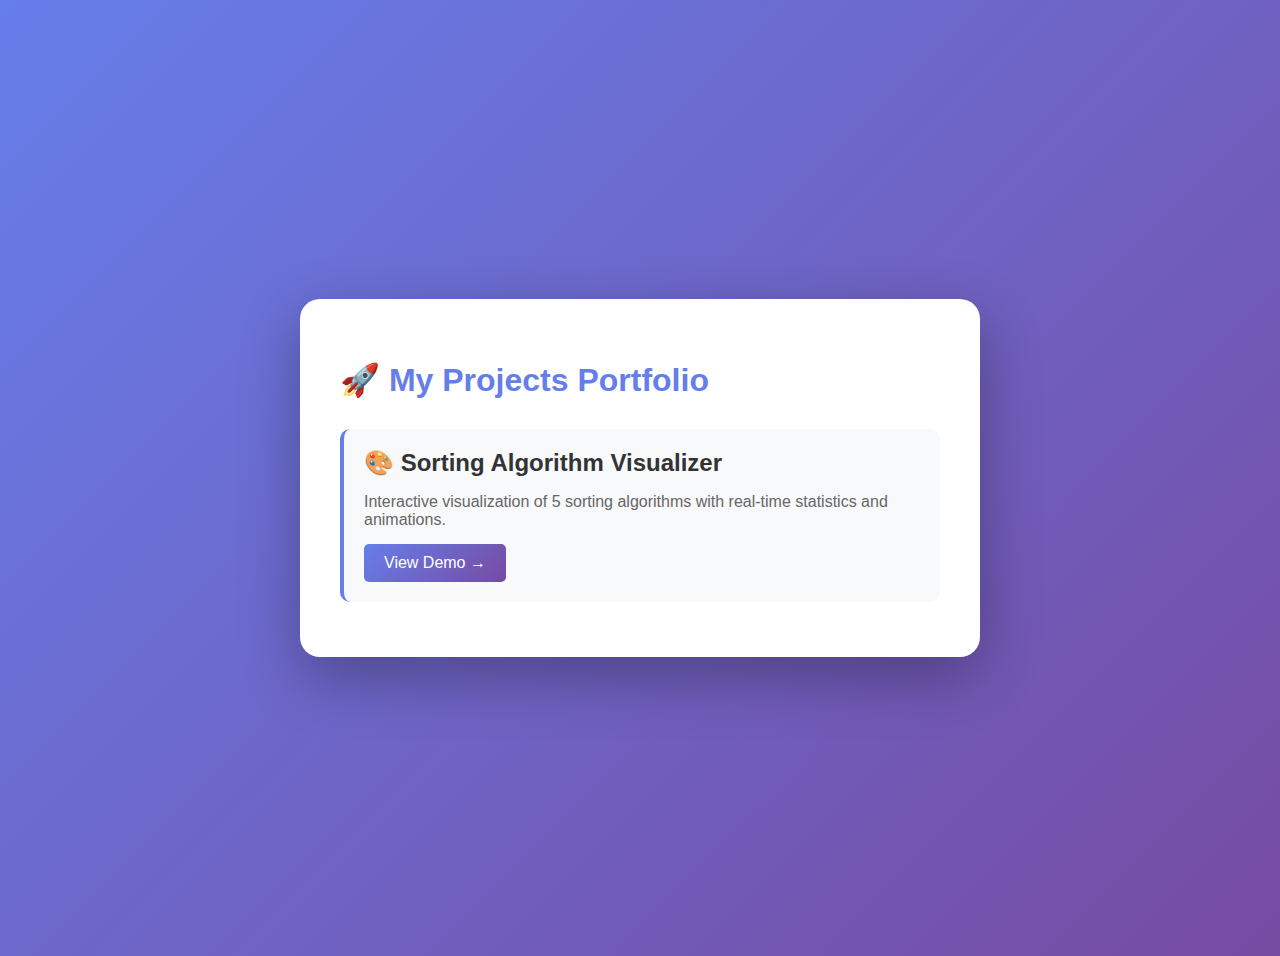
<file: index.html>
<!DOCTYPE html>
<html lang="en">
<head>
    <meta charset="UTF-8">
    <meta name="viewport" content="width=device-width, initial-scale=1.0">
    <title>My Projects Portfolio</title>
    <style>
        body {
            font-family: 'Segoe UI', Tahoma, Geneva, Verdana, sans-serif;
            background: linear-gradient(135deg, #667eea 0%, #764ba2 100%);
            min-height: 100vh;
            display: flex;
            justify-content: center;
            align-items: center;
            padding: 20px;
        }
        .container {
            background: white;
            padding: 40px;
            border-radius: 20px;
            box-shadow: 0 20px 60px rgba(0,0,0,0.3);
            max-width: 600px;
        }
        h1 {
            color: #667eea;
            margin-bottom: 30px;
        }
        .project {
            background: #f8f9fa;
            padding: 20px;
            margin: 15px 0;
            border-radius: 10px;
            border-left: 4px solid #667eea;
        }
        .project h2 {
            margin: 0 0 10px 0;
            color: #333;
        }
        .project p {
            color: #666;
            margin-bottom: 15px;
        }
        a {
            background: linear-gradient(135deg, #667eea 0%, #764ba2 100%);
            color: white;
            padding: 10px 20px;
            text-decoration: none;
            border-radius: 5px;
            display: inline-block;
            transition: transform 0.2s;
        }
        a:hover {
            transform: translateY(-2px);
        }
    </style>
</head>
<body>
    <div class="container">
        <h1>🚀 My Projects Portfolio</h1>
        
        <div class="project">
            <h2>🎨 Sorting Algorithm Visualizer</h2>
            <p>Interactive visualization of 5 sorting algorithms with real-time statistics and animations.</p>
            <a href="Personal Projects/sorting-visualizer.html">View Demo →</a>
        </div>

        <!-- Add more projects here as you create them -->
    </div>
</body>
</html>
</file>
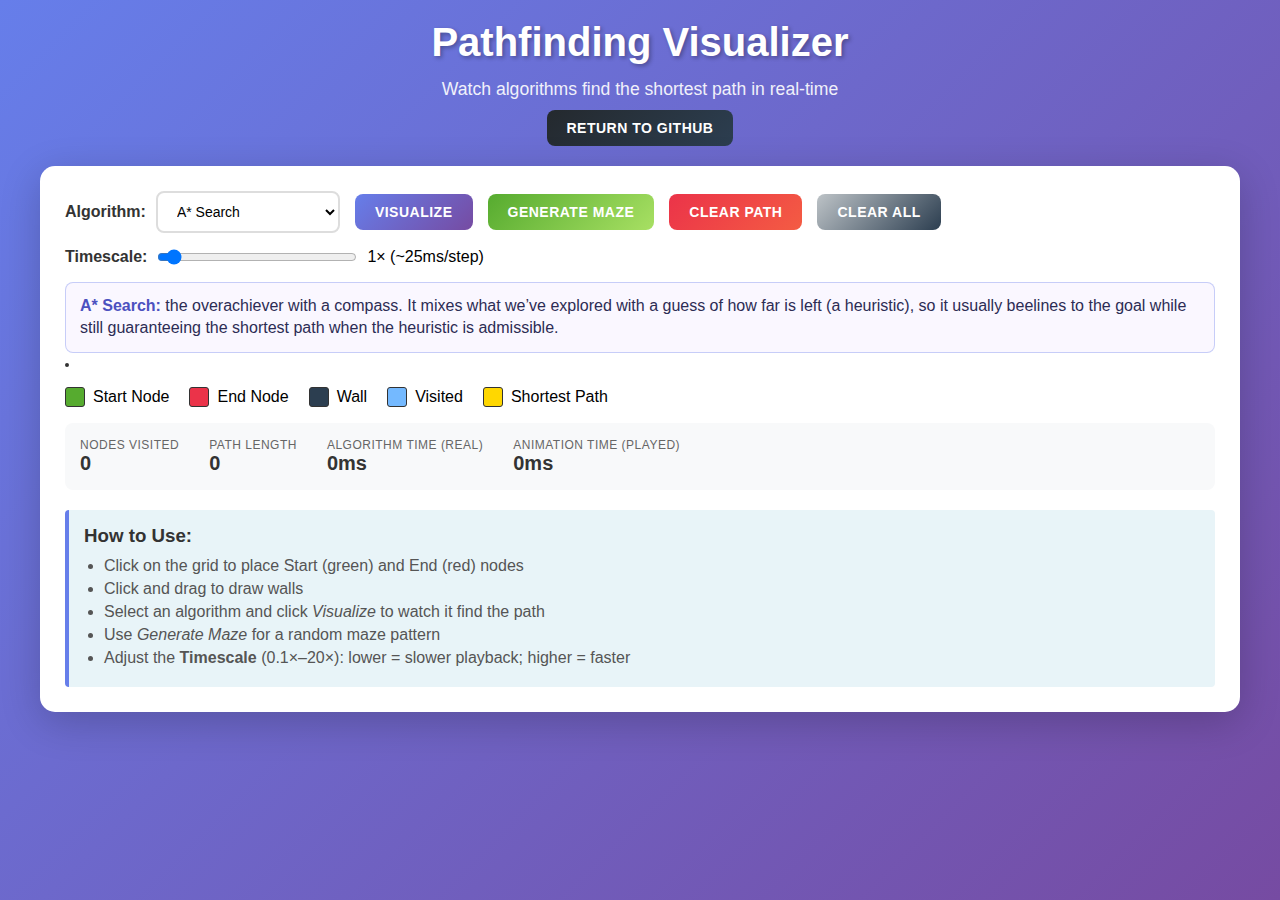
<file: Personal Projects/PathfindingSystem/index.html>
<!DOCTYPE html>
<html lang="en">
<head>
    <meta charset="UTF-8">
    <meta name="viewport" content="width=device-width, initial-scale=1.0">
    <title>Pathfinding Visualizer</title>
    <style>
        * {
            margin: 0;
            padding: 0;
            box-sizing: border-box;
        }
        
        body {
            font-family: 'Segoe UI', Tahoma, Geneva, Verdana, sans-serif;
            background: linear-gradient(135deg, #667eea 0%, #764ba2 100%);
            min-height: 100vh;
            padding: 20px;
            display: flex;
            flex-direction: column;
            align-items: center;
        }
        
        header {
            text-align: center;
            color: white;
            margin-bottom: 20px;
            display: flex;
            flex-direction: column;
            gap: 10px;
            align-items: center;
        }
        
        h1 {
            font-size: 2.5em;
            margin-bottom: 4px;
            text-shadow: 2px 2px 4px rgba(0,0,0,0.3);
        }
        
        .subtitle {
            font-size: 1.1em;
            opacity: 0.9;
        }

        /* --- Button system (for both <button> and <a>) --- */
        button,
        .btn {
            display: inline-block;
            padding: 10px 20px;
            border: none;
            border-radius: 8px;
            font-size: 14px;
            font-weight: 600;
            cursor: pointer;
            transition: all 0.3s;
            text-transform: uppercase;
            letter-spacing: 0.5px;
            text-decoration: none;
        }
        button:hover,
        .btn:hover {
            transform: translateY(-2px);
            box-shadow: 0 4px 12px rgba(0,0,0,0.15);
        }
        button:active,
        .btn:active {
            transform: translateY(0);
        }
        .btn-primary {
            background: linear-gradient(135deg, #667eea 0%, #764ba2 100%);
            color: white;
        }
        .btn-success {
            background: linear-gradient(135deg, #56ab2f 0%, #a8e063 100%);
            color: white;
        }
        .btn-danger {
            background: linear-gradient(135deg, #eb3349 0%, #f45c43 100%);
            color: white;
        }
        .btn-secondary {
            background: linear-gradient(135deg, #bdc3c7 0%, #2c3e50 100%);
            color: white;
        }
        /* Themed GitHub button */
        .btn-github {
            background: linear-gradient(135deg, #24292e 0%, #2c3e50 100%);
            color: #fff;
        }
        
        .container {
            background: white;
            border-radius: 15px;
            padding: 25px;
            box-shadow: 0 10px 40px rgba(0,0,0,0.2);
            max-width: 1200px;
            width: 100%;
        }
        
        .controls {
            display: flex;
            gap: 15px;
            margin-bottom: 16px;
            flex-wrap: wrap;
            align-items: center;
        }
        
        .control-group {
            display: flex;
            gap: 10px;
            align-items: center;
        }
        
        select {
            padding: 10px 15px;
            border: 2px solid #ddd;
            border-radius: 8px;
            font-size: 14px;
            cursor: pointer;
            background: white;
        }
        select:focus { outline: none; border-color: #667eea; }
        
        label { font-weight: 600; color: #333; }
        
        .speed-control {
            display: flex;
            align-items: center;
            gap: 10px;
        }
        input[type="range"] { width: 200px; }
        
        .grid-container {
            display: inline-block;
            border: 2px solid #333;
            background: #f8f9fa;
            border-radius: 8px;
            overflow: hidden;
        }
        
        .grid {
            display: grid;
            gap: 1px;
            background: #ccc;
        }
        
        .cell {
            width: 25px;
            height: 25px;
            background: white;
            cursor: pointer;
            transition: background-color 0.1s;
        }
        
        .cell.wall { background: #2c3e50; }
        .cell.start { background: #56ab2f; }
        .cell.end { background: #eb3349; }
        
        .cell.visited {
            background: #74b9ff;
            animation: visitedAnimation 0.3s ease-out;
        }
        .cell.path {
            background: #ffd700;
            animation: pathAnimation 0.5s ease-out;
        }
        
        @keyframes visitedAnimation {
            0% { transform: scale(0.3); background: #dfe6e9; }
            50% { transform: scale(1.2); }
            100% { transform: scale(1); }
        }
        @keyframes pathAnimation {
            0% { transform: scale(0.6); }
            50% { transform: scale(1.2); }
            100% { transform: scale(1); }
        }
        
        .legend {
            display: flex;
            gap: 20px;
            margin-top: 16px;
            flex-wrap: wrap;
        }
        .legend-item { display: flex; align-items: center; gap: 8px; }
        .legend-box {
            width: 20px; height: 20px; border: 1px solid #333; border-radius: 3px;
        }
        
        .stats {
            display: flex;
            gap: 30px;
            margin-top: 16px;
            padding: 15px;
            background: #f8f9fa;
            border-radius: 8px;
            flex-wrap: wrap;
        }
        .stat-item { display: flex; flex-direction: column; }
        .stat-label {
            font-size: 12px; color: #666; text-transform: uppercase; letter-spacing: 0.5px;
        }
        .stat-value { font-size: 20px; font-weight: bold; color: #333; }
        
        .instructions {
            margin-top: 20px;
            padding: 15px;
            background: #e8f4f8;
            border-left: 4px solid #667eea;
            border-radius: 4px;
        }
        .instructions h3 { margin-bottom: 10px; color: #333; }
        .instructions ul { margin-left: 20px; color: #555; }
        .instructions li { margin: 5px 0; }

        /* Algorithm blurb panel */
        .algo-blurb {
            margin-top: 12px;
            padding: 12px 14px;
            background: #faf7ff;
            border: 1px solid rgba(102, 126, 234, 0.35);
            border-radius: 8px;
            color: #2c2c54;
            line-height: 1.4;
        }
        .algo-blurb strong { color: #4c51bf; }
    </style>
</head>
<body>
    <header>
        <h1>Pathfinding Visualizer</h1>
        <p class="subtitle">Watch algorithms find the shortest path in real-time</p>
        <!-- THEMED GitHub button -->
        <a href="https://github.com/Chaotic-Mess/My-Code-" class="btn btn-github" target="_blank" rel="noopener noreferrer" title="Open repository in a new tab">Return to GitHub</a>
    </header>
    
    <div class="container">
        <div class="controls">
            <div class="control-group">
                <label for="algorithm">Algorithm:</label>
                <select id="algorithm">
                    <option value="astar">A* Search</option>
                    <option value="dijkstra">Dijkstra</option>
                    <option value="bfs">Breadth-First Search</option>
                    <option value="dfs">Depth-First Search</option>
                </select>
            </div>
            
            <button class="btn-primary" id="visualize">Visualize</button>
            <button class="btn-success" id="generateMaze">Generate Maze</button>
            <button class="btn-danger" id="clearPath">Clear Path</button>
            <button class="btn-secondary" id="clearAll">Clear All</button>
            
            <div class="speed-control">
                <label for="timescale">Timescale:</label>
                <!-- 0.1× (slow) … 20× (very fast); 1× ≈ old 25ms/step -->
                <input type="range" id="timescale" min="0.1" max="20" step="0.1" value="1">
                <span id="speedValue">1× (~25ms/step)</span>
            </div>
        </div>

        <!-- Algorithm description (chatty + clear) -->
        <div class="algo-blurb" id="algoBlurb">
            <strong>A* Search:</strong> the overachiever with a compass. It mixes what we’ve explored with a guess of how far is left (a heuristic), so it usually beelines to the goal while still guaranteeing the shortest path when the heuristic is admissible.
        </div>
        
        <div class="grid-container">
            <div class="grid" id="grid"></div>
        </div>
        
        <div class="legend">
            <div class="legend-item">
                <div class="legend-box" style="background: #56ab2f;"></div>
                <span>Start Node</span>
            </div>
            <div class="legend-item">
                <div class="legend-box" style="background: #eb3349;"></div>
                <span>End Node</span>
            </div>
            <div class="legend-item">
                <div class="legend-box" style="background: #2c3e50;"></div>
                <span>Wall</span>
            </div>
            <div class="legend-item">
                <div class="legend-box" style="background: #74b9ff;"></div>
                <span>Visited</span>
            </div>
            <div class="legend-item">
                <div class="legend-box" style="background: #ffd700;"></div>
                <span>Shortest Path</span>
            </div>
        </div>
        
        <div class="stats">
            <div class="stat-item">
                <span class="stat-label">Nodes Visited</span>
                <span class="stat-value" id="nodesVisited">0</span>
            </div>
            <div class="stat-item">
                <span class="stat-label">Path Length</span>
                <span class="stat-value" id="pathLength">0</span>
            </div>
            <div class="stat-item">
                <span class="stat-label">Algorithm Time (real)</span>
                <span class="stat-value" id="algoTime">0ms</span>
            </div>
            <div class="stat-item">
                <span class="stat-label">Animation Time (played)</span>
                <span class="stat-value" id="animationTime">0ms</span>
            </div>
        </div>
        
        <div class="instructions">
            <h3>How to Use:</h3>
            <ul>
                <li>Click on the grid to place Start (green) and End (red) nodes</li>
                <li>Click and drag to draw walls</li>
                <li>Select an algorithm and click <em>Visualize</em> to watch it find the path</li>
                <li>Use <em>Generate Maze</em> for a random maze pattern</li>
                <li>Adjust the <strong>Timescale</strong> (0.1×–20×): lower = slower playback; higher = faster</li>
            </ul>
        </div>
    </div>

  <script src="main.js"> </script>
</body>
</html>
</file>
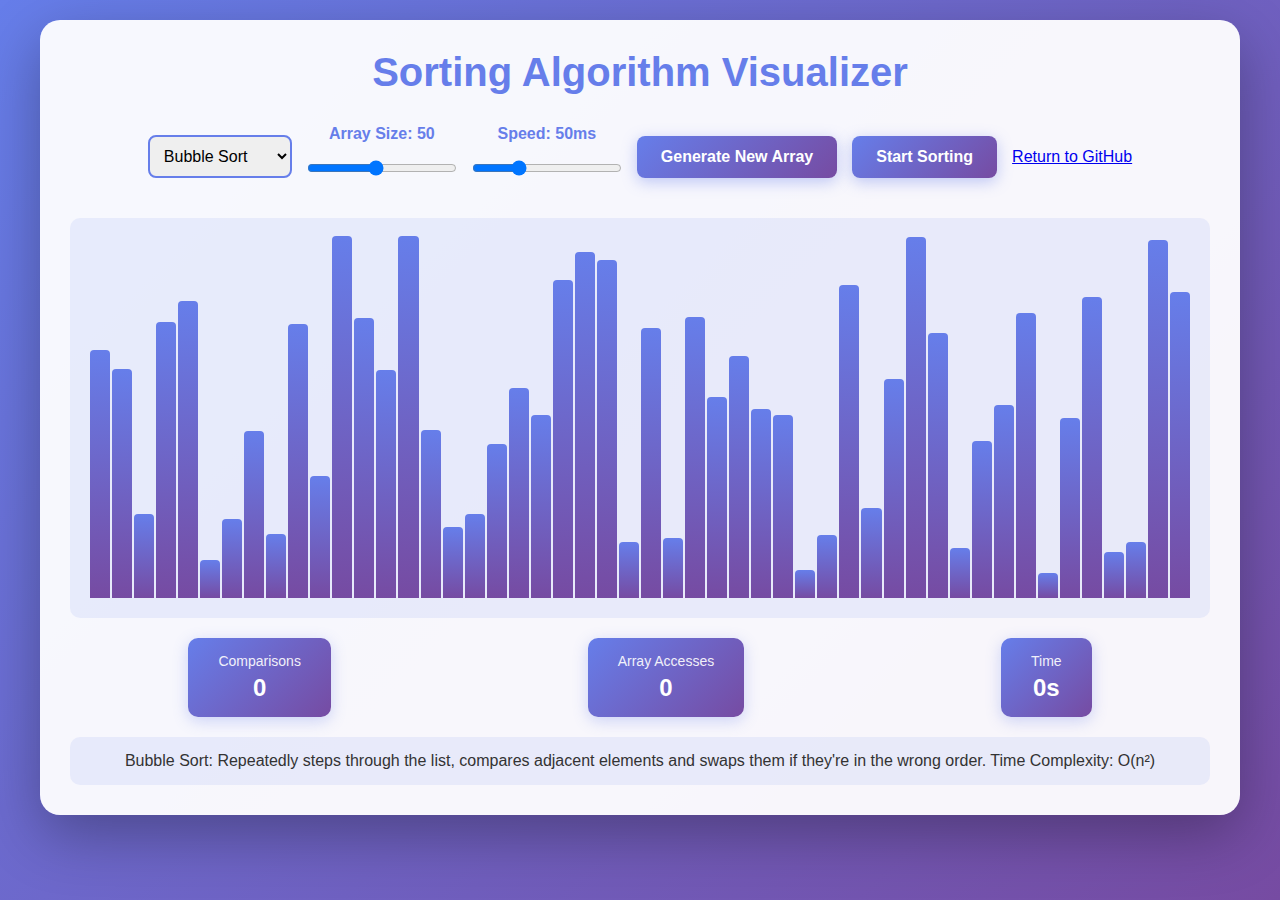
<file: Personal Projects/SortingVisualizer/index.html>
<!DOCTYPE html>
<html lang="en">
<head>
    <meta charset="UTF-8">
    <meta name="viewport" content="width=device-width, initial-scale=1.0">
    <title>Sorting Algorithm Visualizer</title>
    <style>
        * {
            margin: 0;
            padding: 0;
            box-sizing: border-box;
        }

        body {
            font-family: 'Segoe UI', Tahoma, Geneva, Verdana, sans-serif;
            background: linear-gradient(135deg, #667eea 0%, #764ba2 100%);
            min-height: 100vh;
            display: flex;
            flex-direction: column;
            align-items: center;
            padding: 20px;
        }

        .container {
            background: rgba(255, 255, 255, 0.95);
            border-radius: 20px;
            padding: 30px;
            box-shadow: 0 20px 60px rgba(0, 0, 0, 0.3);
            max-width: 1200px;
            width: 100%;
        }

        h1 {
            text-align: center;
            color: #667eea;
            margin-bottom: 30px;
            font-size: 2.5em;
        }

        .controls {
            display: flex;
            flex-wrap: wrap;
            gap: 15px;
            justify-content: center;
            margin-bottom: 30px;
            align-items: center;
        }

        button {
            background: linear-gradient(135deg, #667eea 0%, #764ba2 100%);
            color: white;
            border: none;
            padding: 12px 24px;
            border-radius: 8px;
            cursor: pointer;
            font-size: 16px;
            font-weight: 600;
            transition: all 0.3s ease;
            box-shadow: 0 4px 15px rgba(102, 126, 234, 0.4);
        }

        button:hover:not(:disabled) {
            transform: translateY(-2px);
            box-shadow: 0 6px 20px rgba(102, 126, 234, 0.6);
        }

        button:disabled {
            opacity: 0.5;
            cursor: not-allowed;
        }

        select, input[type="range"] {
            padding: 10px;
            border-radius: 8px;
            border: 2px solid #667eea;
            font-size: 16px;
            cursor: pointer;
        }

        .slider-container {
            display: flex;
            flex-direction: column;
            align-items: center;
            gap: 5px;
        }

        .slider-container label {
            font-weight: 600;
            color: #667eea;
        }

        input[type="range"] {
            width: 150px;
        }

        .array-container {
            display: flex;
            align-items: flex-end;
            justify-content: center;
            gap: 2px;
            height: 400px;
            background: rgba(102, 126, 234, 0.1);
            border-radius: 10px;
            padding: 20px;
            margin-bottom: 20px;
        }

        .array-bar {
            background: linear-gradient(180deg, #667eea 0%, #764ba2 100%);
            border-radius: 4px 4px 0 0;
            transition: all 0.3s ease;
            position: relative;
        }

        .array-bar.comparing {
            background: linear-gradient(180deg, #ffd700 0%, #ff8c00 100%);
        }

        .array-bar.swapping {
            background: linear-gradient(180deg, #ff6b6b 0%, #ee5a6f 100%);
        }

        .array-bar.sorted {
            background: linear-gradient(180deg, #51cf66 0%, #37b24d 100%);
        }

        .stats {
            display: flex;
            justify-content: space-around;
            flex-wrap: wrap;
            gap: 20px;
            margin-top: 20px;
        }

        .stat-box {
            background: linear-gradient(135deg, #667eea 0%, #764ba2 100%);
            color: white;
            padding: 15px 30px;
            border-radius: 10px;
            text-align: center;
            box-shadow: 0 4px 15px rgba(102, 126, 234, 0.3);
        }

        .stat-box .label {
            font-size: 14px;
            opacity: 0.9;
            margin-bottom: 5px;
        }

        .stat-box .value {
            font-size: 24px;
            font-weight: bold;
        }

        .info {
            text-align: center;
            margin-top: 20px;
            padding: 15px;
            background: rgba(102, 126, 234, 0.1);
            border-radius: 10px;
            color: #333;
        }
    </style>
</head>
<body>
    <div class="container">
        <h1>Sorting Algorithm Visualizer</h1>
        
        <div class="controls">
            <select id="algorithm">
                <option value="bubble">Bubble Sort</option>
                <option value="selection">Selection Sort</option>
                <option value="insertion">Insertion Sort</option>
                <option value="quick">Quick Sort</option>
                <option value="merge">Merge Sort</option>
            </select>

            <div class="slider-container">
                <label>Array Size: <span id="sizeValue">50</span></label>
                <input type="range" id="arraySize" min="10" max="100" value="50">
            </div>

            <div class="slider-container">
                <label>Speed: <span id="speedValue">50</span>ms</label>
                <input type="range" id="speed" min="1" max="200" value="50">
            </div>

            <button id="generate">Generate New Array</button>
            <button id="sort">Start Sorting</button>
            <a href="https://github.com/Chaotic-Mess/My-Code-" class="button">Return to GitHub</a>
        </div>

        <div class="array-container" id="arrayContainer"></div>

        <div class="stats">
            <div class="stat-box">
                <div class="label">Comparisons</div>
                <div class="value" id="comparisons">0</div>
            </div>
            <div class="stat-box">
                <div class="label">Array Accesses</div>
                <div class="value" id="accesses">0</div>
            </div>
            <div class="stat-box">
                <div class="label">Time</div>
                <div class="value" id="time">0s</div>
            </div>
        </div>

        <div class="info" id="algorithmInfo">
            Select an algorithm and click "Start Sorting" to begin!
        </div>
    </div>

    <script src="main.js"> </script>
</body>
</html>
</file>
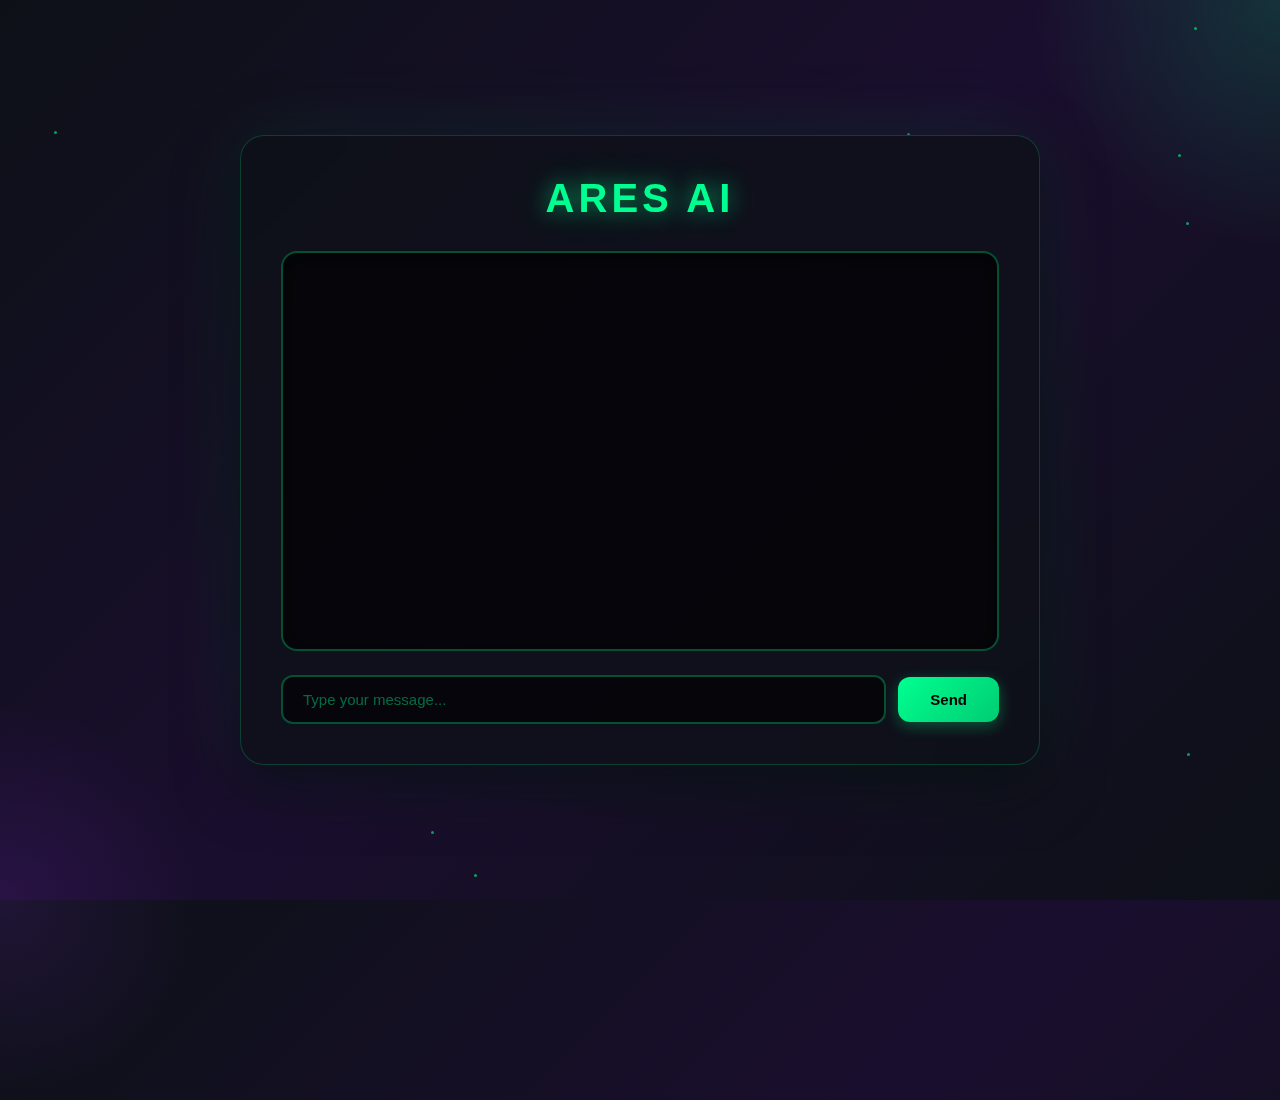
<file: Personal Projects/AI/ARES_AI/V3/static/index.html>
<!DOCTYPE html>
<html lang="en">
<head>
  <meta charset="UTF-8" />
  <title>ARES AI Chatbot</title>
  <style>
    * {
      margin: 0;
      padding: 0;
      box-sizing: border-box;
    }

    body {
      font-family: 'Segoe UI', Tahoma, Geneva, Verdana, sans-serif;
      background: linear-gradient(135deg, #0d1117 0%, #1a0e2e 50%, #0d1117 100%);
      min-height: 100vh;
      display: flex;
      flex-direction: column;
      align-items: center;
      justify-content: center;
      padding: 20px;
      position: relative;
      overflow: hidden;
    }

    body::before {
      content: '';
      position: absolute;
      width: 500px;
      height: 500px;
      background: radial-gradient(circle, rgba(0, 255, 144, 0.15) 0%, transparent 70%);
      border-radius: 50%;
      top: -250px;
      right: -250px;
      animation: pulse 4s ease-in-out infinite;
    }

    body::after {
      content: '';
      position: absolute;
      width: 400px;
      height: 400px;
      background: radial-gradient(circle, rgba(138, 43, 226, 0.15) 0%, transparent 70%);
      border-radius: 50%;
      bottom: -200px;
      left: -200px;
      animation: pulse 4s ease-in-out infinite 2s;
    }

    @keyframes pulse {
      0%, 100% { transform: scale(1); opacity: 0.5; }
      50% { transform: scale(1.1); opacity: 0.8; }
    }

    .container {
      position: relative;
      z-index: 1;
      width: 100%;
      max-width: 800px;
      background: rgba(13, 17, 23, 0.7);
      backdrop-filter: blur(20px);
      border-radius: 24px;
      border: 1px solid rgba(0, 255, 144, 0.2);
      padding: 40px;
      box-shadow: 0 20px 60px rgba(0, 0, 0, 0.5),
                  0 0 80px rgba(0, 255, 144, 0.1);
      animation: slideIn 0.6s ease-out;
    }

    @keyframes slideIn {
      from {
        opacity: 0;
        transform: translateY(30px);
      }
      to {
        opacity: 1;
        transform: translateY(0);
      }
    }

    h1 {
      color: #00ff90;
      text-align: center;
      font-size: 2.5em;
      margin-bottom: 30px;
      text-shadow: 0 0 20px rgba(0, 255, 144, 0.5),
                   0 0 40px rgba(0, 255, 144, 0.3);
      letter-spacing: 4px;
      animation: glow 2s ease-in-out infinite alternate;
    }

    @keyframes glow {
      from { text-shadow: 0 0 20px rgba(0, 255, 144, 0.5), 0 0 40px rgba(0, 255, 144, 0.3); }
      to { text-shadow: 0 0 30px rgba(0, 255, 144, 0.8), 0 0 60px rgba(0, 255, 144, 0.5); }
    }

    .chat-container {
      position: relative;
      margin-bottom: 20px;
    }

    textarea {
      width: 100%;
      height: 400px;
      background: rgba(0, 0, 0, 0.6);
      color: #00ff90;
      border: 2px solid rgba(0, 255, 144, 0.3);
      border-radius: 16px;
      padding: 20px;
      font-family: 'Consolas', 'Monaco', monospace;
      font-size: 14px;
      resize: none;
      outline: none;
      transition: all 0.3s ease;
      box-shadow: inset 0 4px 20px rgba(0, 0, 0, 0.5);
    }

    textarea:focus {
      border-color: rgba(0, 255, 144, 0.6);
      box-shadow: inset 0 4px 20px rgba(0, 0, 0, 0.5),
                  0 0 20px rgba(0, 255, 144, 0.2);
    }

    textarea::-webkit-scrollbar {
      width: 10px;
    }

    textarea::-webkit-scrollbar-track {
      background: rgba(0, 0, 0, 0.3);
      border-radius: 10px;
    }

    textarea::-webkit-scrollbar-thumb {
      background: linear-gradient(180deg, #00ff90, #00cc72);
      border-radius: 10px;
    }

    .input-container {
      display: flex;
      gap: 12px;
      align-items: center;
    }

    input {
      flex: 1;
      background: rgba(0, 0, 0, 0.6);
      color: #00ff90;
      border: 2px solid rgba(0, 255, 144, 0.3);
      border-radius: 12px;
      padding: 14px 20px;
      font-size: 15px;
      outline: none;
      transition: all 0.3s ease;
      font-family: 'Segoe UI', Tahoma, Geneva, Verdana, sans-serif;
    }

    input:focus {
      border-color: rgba(0, 255, 144, 0.6);
      box-shadow: 0 0 20px rgba(0, 255, 144, 0.2);
    }

    input::placeholder {
      color: rgba(0, 255, 144, 0.4);
    }

    button {
      background: linear-gradient(135deg, #00ff90 0%, #00cc72 100%);
      color: #000;
      border: none;
      padding: 14px 32px;
      border-radius: 12px;
      font-size: 15px;
      font-weight: 600;
      cursor: pointer;
      transition: all 0.3s ease;
      box-shadow: 0 4px 15px rgba(0, 255, 144, 0.3);
      position: relative;
      overflow: hidden;
    }

    button::before {
      content: '';
      position: absolute;
      top: 0;
      left: -100%;
      width: 100%;
      height: 100%;
      background: linear-gradient(90deg, transparent, rgba(255, 255, 255, 0.3), transparent);
      transition: left 0.5s ease;
    }

    button:hover::before {
      left: 100%;
    }

    button:hover {
      transform: translateY(-2px);
      box-shadow: 0 6px 25px rgba(0, 255, 144, 0.5);
    }

    button:active {
      transform: translateY(0);
    }

    .typing-indicator {
      display: none;
      color: rgba(0, 255, 144, 0.7);
      font-size: 13px;
      margin-top: 10px;
      font-style: italic;
    }

    .typing-indicator.active {
      display: block;
      animation: fadeIn 0.3s ease;
    }

    @keyframes fadeIn {
      from { opacity: 0; }
      to { opacity: 1; }
    }

    .particles {
      position: absolute;
      width: 100%;
      height: 100%;
      top: 0;
      left: 0;
      pointer-events: none;
      overflow: hidden;
    }

    .particle {
      position: absolute;
      width: 3px;
      height: 3px;
      background: #00ff90;
      border-radius: 50%;
      opacity: 0.6;
      animation: float 6s ease-in-out infinite;
    }

    @keyframes float {
      0%, 100% { transform: translateY(0) translateX(0); }
      50% { transform: translateY(-20px) translateX(10px); }
    }
  </style>
</head>
<body>
  <div class="particles" id="particles"></div>
  <div class="container">
    <h1>ARES AI</h1>
    <div class="chat-container">
      <textarea id="chat" readonly></textarea>
    </div>
    <div class="input-container">
      <input id="input" placeholder="Type your message..." />
      <button id="sendBtn">Send</button>
    </div>
    <div class="typing-indicator" id="typing">ARES is thinking...</div>
  </div>

  <script>
    // Create floating particles
    const particlesContainer = document.getElementById('particles');
    for (let i = 0; i < 20; i++) {
      const particle = document.createElement('div');
      particle.className = 'particle';
      particle.style.left = Math.random() * 100 + '%';
      particle.style.top = Math.random() * 100 + '%';
      particle.style.animationDelay = Math.random() * 6 + 's';
      particle.style.animationDuration = (3 + Math.random() * 4) + 's';
      particlesContainer.appendChild(particle);
    }

    async function send() {
      const input = document.getElementById("input");
      const chat = document.getElementById("chat");
      const typing = document.getElementById("typing");
      const message = input.value.trim();
      if (!message) return;

      chat.value += "You: " + message + "\n";
      chat.scrollTop = chat.scrollHeight;
      input.value = "";

      typing.classList.add('active');

      try {
        const res = await fetch("/chat", {
          method: "POST",
          headers: {"Content-Type": "application/json"},
          body: JSON.stringify({message})
        });
        const data = await res.json();
        typing.classList.remove('active');
        chat.value += "ARES: " + data.response + "\n\n";
        chat.scrollTop = chat.scrollHeight;
      } catch (err) {
        typing.classList.remove('active');
        chat.value += "[Error: could not reach server]\n\n";
        chat.scrollTop = chat.scrollHeight;
      }
    }

    document.getElementById("sendBtn").addEventListener("click", send);
    document.getElementById("input").addEventListener("keydown", e => {
      if (e.key === "Enter") send();
    });
  </script>
</body>
</html>
</file>
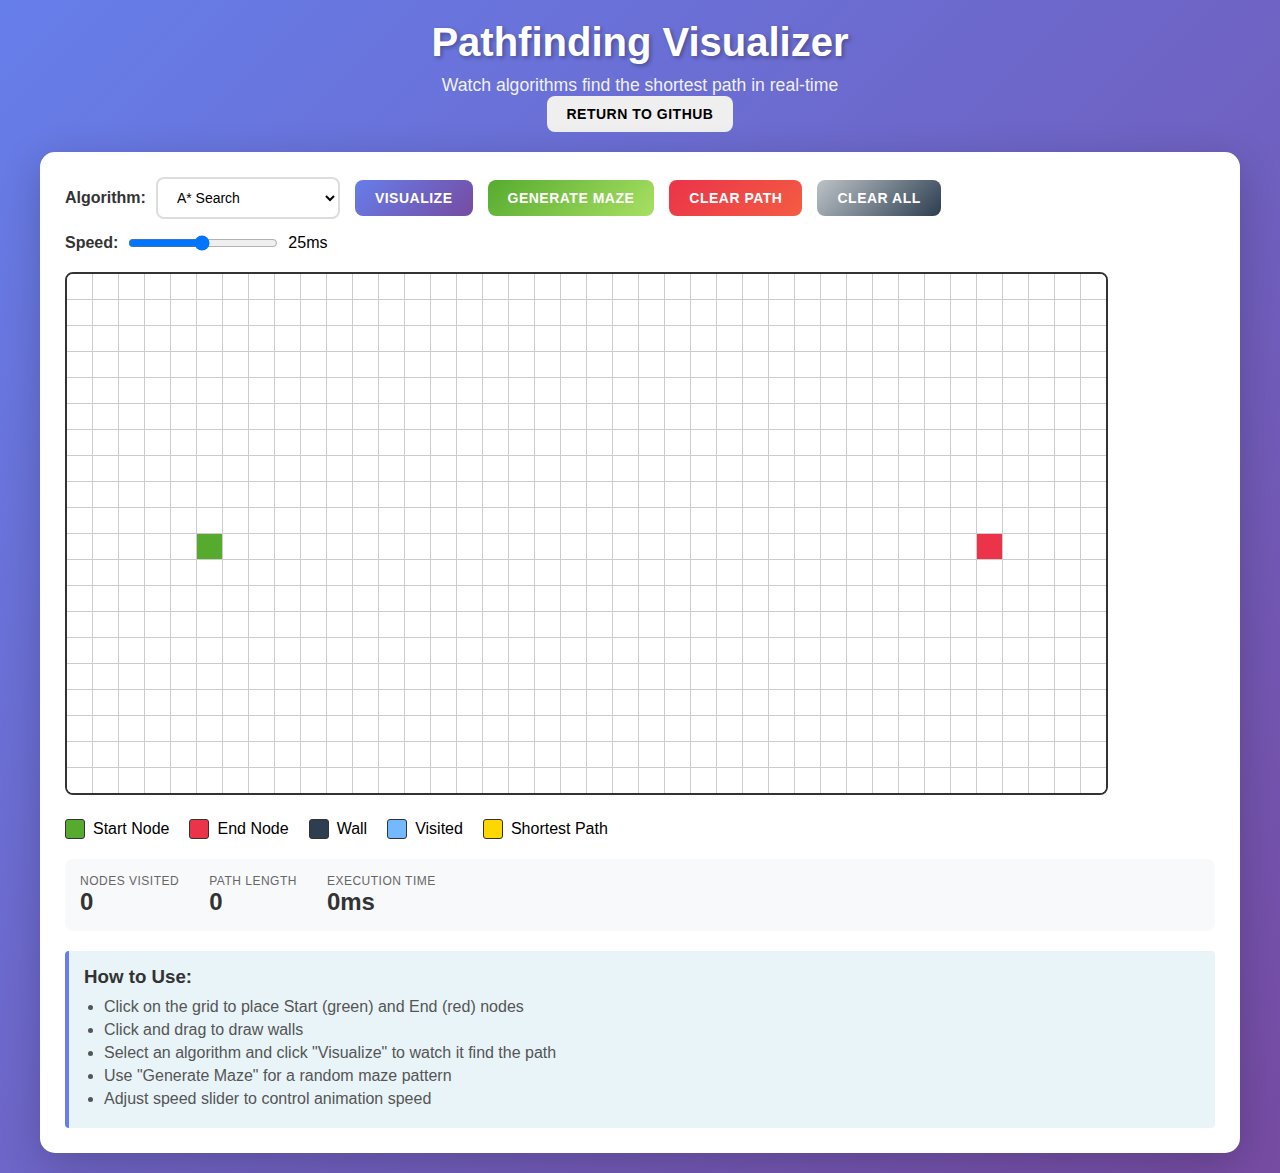
<file: Personal Projects/pathfinding-system.html>
<!DOCTYPE html>
<html lang="en">
<head>
    <meta charset="UTF-8">
    <meta name="viewport" content="width=device-width, initial-scale=1.0">
    <title>Pathfinding Visualizer</title>
    <style>
        * {
            margin: 0;
            padding: 0;
            box-sizing: border-box;
        }
        
        body {
            font-family: 'Segoe UI', Tahoma, Geneva, Verdana, sans-serif;
            background: linear-gradient(135deg, #667eea 0%, #764ba2 100%);
            min-height: 100vh;
            padding: 20px;
            display: flex;
            flex-direction: column;
            align-items: center;
        }
        
        header {
            text-align: center;
            color: white;
            margin-bottom: 20px;
        }
        
        h1 {
            font-size: 2.5em;
            margin-bottom: 10px;
            text-shadow: 2px 2px 4px rgba(0,0,0,0.3);
        }
        
        .subtitle {
            font-size: 1.1em;
            opacity: 0.9;
        }
        
        .container {
            background: white;
            border-radius: 15px;
            padding: 25px;
            box-shadow: 0 10px 40px rgba(0,0,0,0.2);
            max-width: 1200px;
            width: 100%;
        }
        
        .controls {
            display: flex;
            gap: 15px;
            margin-bottom: 20px;
            flex-wrap: wrap;
            align-items: center;
        }
        
        .control-group {
            display: flex;
            gap: 10px;
            align-items: center;
        }
        
        button {
            padding: 10px 20px;
            border: none;
            border-radius: 8px;
            font-size: 14px;
            font-weight: 600;
            cursor: pointer;
            transition: all 0.3s;
            text-transform: uppercase;
            letter-spacing: 0.5px;
        }
        
        button:hover {
            transform: translateY(-2px);
            box-shadow: 0 4px 12px rgba(0,0,0,0.15);
        }
        
        button:active {
            transform: translateY(0);
        }
        
        .btn-primary {
            background: linear-gradient(135deg, #667eea 0%, #764ba2 100%);
            color: white;
        }
        
        .btn-success {
            background: linear-gradient(135deg, #56ab2f 0%, #a8e063 100%);
            color: white;
        }
        
        .btn-danger {
            background: linear-gradient(135deg, #eb3349 0%, #f45c43 100%);
            color: white;
        }
        
        .btn-secondary {
            background: linear-gradient(135deg, #bdc3c7 0%, #2c3e50 100%);
            color: white;
        }
        
        select {
            padding: 10px 15px;
            border: 2px solid #ddd;
            border-radius: 8px;
            font-size: 14px;
            cursor: pointer;
            background: white;
        }
        
        select:focus {
            outline: none;
            border-color: #667eea;
        }
        
        label {
            font-weight: 600;
            color: #333;
        }
        
        .speed-control {
            display: flex;
            align-items: center;
            gap: 10px;
        }
        
        input[type="range"] {
            width: 150px;
        }
        
        .grid-container {
            display: inline-block;
            border: 2px solid #333;
            background: #f8f9fa;
            border-radius: 8px;
            overflow: hidden;
        }
        
        .grid {
            display: grid;
            gap: 1px;
            background: #ccc;
        }
        
        .cell {
            width: 25px;
            height: 25px;
            background: white;
            cursor: pointer;
            transition: background-color 0.1s;
        }
        
        .cell.wall {
            background: #2c3e50;
        }
        
        .cell.start {
            background: #56ab2f;
        }
        
        .cell.end {
            background: #eb3349;
        }
        
        .cell.visited {
            background: #74b9ff;
            animation: visitedAnimation 0.3s ease-out;
        }
        
        .cell.path {
            background: #ffd700;
            animation: pathAnimation 0.5s ease-out;
        }
        
        @keyframes visitedAnimation {
            0% {
                transform: scale(0.3);
                background: #dfe6e9;
            }
            50% {
                transform: scale(1.2);
            }
            100% {
                transform: scale(1);
            }
        }
        
        @keyframes pathAnimation {
            0% {
                transform: scale(0.6);
            }
            50% {
                transform: scale(1.2);
            }
            100% {
                transform: scale(1);
            }
        }
        
        .legend {
            display: flex;
            gap: 20px;
            margin-top: 20px;
            flex-wrap: wrap;
        }
        
        .legend-item {
            display: flex;
            align-items: center;
            gap: 8px;
        }
        
        .legend-box {
            width: 20px;
            height: 20px;
            border: 1px solid #333;
            border-radius: 3px;
        }
        
        .stats {
            display: flex;
            gap: 30px;
            margin-top: 20px;
            padding: 15px;
            background: #f8f9fa;
            border-radius: 8px;
            flex-wrap: wrap;
        }
        
        .stat-item {
            display: flex;
            flex-direction: column;
        }
        
        .stat-label {
            font-size: 12px;
            color: #666;
            text-transform: uppercase;
            letter-spacing: 0.5px;
        }
        
        .stat-value {
            font-size: 24px;
            font-weight: bold;
            color: #333;
        }
        
        .instructions {
            margin-top: 20px;
            padding: 15px;
            background: #e8f4f8;
            border-left: 4px solid #667eea;
            border-radius: 4px;
        }
        
        .instructions h3 {
            margin-bottom: 10px;
            color: #333;
        }
        
        .instructions ul {
            margin-left: 20px;
            color: #555;
        }
        
        .instructions li {
            margin: 5px 0;
        }
    </style>
</head>
<body>
    <header>
        <h1>Pathfinding Visualizer</h1>
        <p class="subtitle">Watch algorithms find the shortest path in real-time</p>
        <button href="https://github.com/Chaotic-Mess/My-Code-" class="button">Return to GitHub</button>
    </header>
    
    <div class="container">
        <div class="controls">
            <div class="control-group">
                <label>Algorithm:</label>
                <select id="algorithm">
                    <option value="astar">A* Search</option>
                    <option value="dijkstra">Dijkstra</option>
                    <option value="bfs">Breadth-First Search</option>
                    <option value="dfs">Depth-First Search</option>
                </select>
            </div>
            
            <button class="btn-primary" id="visualize">Visualize</button>
            <button class="btn-success" id="generateMaze">Generate Maze</button>
            <button class="btn-danger" id="clearPath">Clear Path</button>
            <button class="btn-secondary" id="clearAll">Clear All</button>
            
            <div class="speed-control">
                <label>Speed:</label>
                <input type="range" id="speed" min="1" max="50" value="25">
                <span id="speedValue">25ms</span>
            </div>
        </div>
        
        <div class="grid-container">
            <div class="grid" id="grid"></div>
        </div>
        
        <div class="legend">
            <div class="legend-item">
                <div class="legend-box" style="background: #56ab2f;"></div>
                <span>Start Node</span>
            </div>
            <div class="legend-item">
                <div class="legend-box" style="background: #eb3349;"></div>
                <span>End Node</span>
            </div>
            <div class="legend-item">
                <div class="legend-box" style="background: #2c3e50;"></div>
                <span>Wall</span>
            </div>
            <div class="legend-item">
                <div class="legend-box" style="background: #74b9ff;"></div>
                <span>Visited</span>
            </div>
            <div class="legend-item">
                <div class="legend-box" style="background: #ffd700;"></div>
                <span>Shortest Path</span>
            </div>
        </div>
        
        <div class="stats">
            <div class="stat-item">
                <span class="stat-label">Nodes Visited</span>
                <span class="stat-value" id="nodesVisited">0</span>
            </div>
            <div class="stat-item">
                <span class="stat-label">Path Length</span>
                <span class="stat-value" id="pathLength">0</span>
            </div>
            <div class="stat-item">
                <span class="stat-label">Execution Time</span>
                <span class="stat-value" id="executionTime">0ms</span>
            </div>
        </div>
        
        <div class="instructions">
            <h3>How to Use:</h3>
            <ul>
                <li>Click on the grid to place Start (green) and End (red) nodes</li>
                <li>Click and drag to draw walls</li>
                <li>Select an algorithm and click "Visualize" to watch it find the path</li>
                <li>Use "Generate Maze" for a random maze pattern</li>
                <li>Adjust speed slider to control animation speed</li>
            </ul>
        </div>
    </div>
    
    <script>
        const ROWS = 20;
        const COLS = 40;
        const grid = document.getElementById('grid');
        grid.style.gridTemplateColumns = `repeat(${COLS}, 25px)`;
        
        let nodes = [];
        let startNode = null;
        let endNode = null;
        let isMouseDown = false;
        let isRunning = false;
        
        // Initialize grid
        function initGrid() {
            nodes = [];
            grid.innerHTML = '';
            
            for (let row = 0; row < ROWS; row++) {
                nodes[row] = [];
                for (let col = 0; col < COLS; col++) {
                    const cell = document.createElement('div');
                    cell.className = 'cell';
                    cell.dataset.row = row;
                    cell.dataset.col = col;
                    
                    cell.addEventListener('mousedown', () => handleMouseDown(row, col));
                    cell.addEventListener('mouseenter', () => handleMouseEnter(row, col));
                    cell.addEventListener('mouseup', handleMouseUp);
                    
                    grid.appendChild(cell);
                    
                    nodes[row][col] = {
                        row,
                        col,
                        isWall: false,
                        isStart: false,
                        isEnd: false,
                        isVisited: false,
                        distance: Infinity,
                        heuristic: 0,
                        parent: null,
                        element: cell
                    };
                }
            }
            
            // Set default start and end
            startNode = nodes[10][5];
            endNode = nodes[10][35];
            startNode.isStart = true;
            endNode.isEnd = true;
            startNode.element.classList.add('start');
            endNode.element.classList.add('end');
        }
        
        function handleMouseDown(row, col) {
            if (isRunning) return;
            isMouseDown = true;
            toggleNode(row, col);
        }
        
        function handleMouseEnter(row, col) {
            if (!isMouseDown || isRunning) return;
            toggleWall(row, col);
        }
        
        function handleMouseUp() {
            isMouseDown = false;
        }
        
        function toggleNode(row, col) {
            const node = nodes[row][col];
            
            if (!startNode) {
                startNode = node;
                node.isStart = true;
                node.element.classList.add('start');
            } else if (!endNode && node !== startNode) {
                endNode = node;
                node.isEnd = true;
                node.element.classList.add('end');
            } else if (node === startNode) {
                node.isStart = false;
                node.element.classList.remove('start');
                startNode = null;
            } else if (node === endNode) {
                node.isEnd = false;
                node.element.classList.remove('end');
                endNode = null;
            } else {
                toggleWall(row, col);
            }
        }
        
        function toggleWall(row, col) {
            const node = nodes[row][col];
            if (node.isStart || node.isEnd) return;
            
            node.isWall = !node.isWall;
            node.element.classList.toggle('wall');
        }
        
        function clearPath() {
            for (let row = 0; row < ROWS; row++) {
                for (let col = 0; col < COLS; col++) {
                    const node = nodes[row][col];
                    node.isVisited = false;
                    node.distance = Infinity;
                    node.parent = null;
                    node.element.classList.remove('visited', 'path');
                }
            }
            updateStats(0, 0, 0);
        }
        
        function clearAll() {
            startNode = null;
            endNode = null;
            initGrid();
            updateStats(0, 0, 0);
        }
        
        function generateMaze() {
            clearAll();
            
            for (let row = 0; row < ROWS; row++) {
                for (let col = 0; col < COLS; col++) {
                    const node = nodes[row][col];
                    if (node.isStart || node.isEnd) continue;
                    
                    if (Math.random() < 0.3) {
                        node.isWall = true;
                        node.element.classList.add('wall');
                    }
                }
            }
        }
        
        function getNeighbors(node) {
            const neighbors = [];
            const { row, col } = node;
            
            if (row > 0) neighbors.push(nodes[row - 1][col]);
            if (row < ROWS - 1) neighbors.push(nodes[row + 1][col]);
            if (col > 0) neighbors.push(nodes[row][col - 1]);
            if (col < COLS - 1) neighbors.push(nodes[row][col + 1]);
            
            return neighbors.filter(n => !n.isWall);
        }
        
        function heuristic(node1, node2) {
            return Math.abs(node1.row - node2.row) + Math.abs(node1.col - node2.col);
        }
        
        async function visualize() {
            if (!startNode || !endNode || isRunning) return;
            
            isRunning = true;
            clearPath();
            
            const algorithm = document.getElementById('algorithm').value;
            const speed = parseInt(document.getElementById('speed').value);
            
            const startTime = performance.now();
            let visitedNodes = [];
            let path = [];
            
            switch (algorithm) {
                case 'astar':
                    ({ visitedNodes, path } = await aStar(speed));
                    break;
                case 'dijkstra':
                    ({ visitedNodes, path } = await dijkstra(speed));
                    break;
                case 'bfs':
                    ({ visitedNodes, path } = await bfs(speed));
                    break;
                case 'dfs':
                    ({ visitedNodes, path } = await dfs(speed));
                    break;
            }
            
            const endTime = performance.now();
            const executionTime = Math.round(endTime - startTime);
            
            updateStats(visitedNodes.length, path.length, executionTime);
            isRunning = false;
        }
        
        async function aStar(speed) {
            const openSet = [startNode];
            const visitedNodes = [];
            startNode.distance = 0;
            startNode.heuristic = heuristic(startNode, endNode);
            
            while (openSet.length > 0) {
                openSet.sort((a, b) => (a.distance + a.heuristic) - (b.distance + b.heuristic));
                const current = openSet.shift();
                
                if (current.isVisited) continue;
                current.isVisited = true;
                visitedNodes.push(current);
                
                if (!current.isStart && !current.isEnd) {
                    current.element.classList.add('visited');
                    await sleep(speed);
                }
                
                if (current === endNode) {
                    return { visitedNodes, path: reconstructPath(endNode) };
                }
                
                const neighbors = getNeighbors(current);
                for (const neighbor of neighbors) {
                    const newDistance = current.distance + 1;
                    
                    if (newDistance < neighbor.distance) {
                        neighbor.distance = newDistance;
                        neighbor.heuristic = heuristic(neighbor, endNode);
                        neighbor.parent = current;
                        openSet.push(neighbor);
                    }
                }
            }
            
            return { visitedNodes, path: [] };
        }
        
        async function dijkstra(speed) {
            const unvisited = [];
            startNode.distance = 0;
            
            for (let row = 0; row < ROWS; row++) {
                for (let col = 0; col < COLS; col++) {
                    unvisited.push(nodes[row][col]);
                }
            }
            
            const visitedNodes = [];
            
            while (unvisited.length > 0) {
                unvisited.sort((a, b) => a.distance - b.distance);
                const current = unvisited.shift();
                
                if (current.distance === Infinity) break;
                
                current.isVisited = true;
                visitedNodes.push(current);
                
                if (!current.isStart && !current.isEnd) {
                    current.element.classList.add('visited');
                    await sleep(speed);
                }
                
                if (current === endNode) {
                    return { visitedNodes, path: reconstructPath(endNode) };
                }
                
                const neighbors = getNeighbors(current);
                for (const neighbor of neighbors) {
                    const newDistance = current.distance + 1;
                    
                    if (newDistance < neighbor.distance) {
                        neighbor.distance = newDistance;
                        neighbor.parent = current;
                    }
                }
            }
            
            return { visitedNodes, path: [] };
        }
        
        async function bfs(speed) {
            const queue = [startNode];
            const visitedNodes = [];
            startNode.isVisited = true;
            
            while (queue.length > 0) {
                const current = queue.shift();
                visitedNodes.push(current);
                
                if (!current.isStart && !current.isEnd) {
                    current.element.classList.add('visited');
                    await sleep(speed);
                }
                
                if (current === endNode) {
                    return { visitedNodes, path: reconstructPath(endNode) };
                }
                
                const neighbors = getNeighbors(current);
                for (const neighbor of neighbors) {
                    if (!neighbor.isVisited) {
                        neighbor.isVisited = true;
                        neighbor.parent = current;
                        queue.push(neighbor);
                    }
                }
            }
            
            return { visitedNodes, path: [] };
        }
        
        async function dfs(speed) {
            const stack = [startNode];
            const visitedNodes = [];
            
            while (stack.length > 0) {
                const current = stack.pop();
                
                if (current.isVisited) continue;
                
                current.isVisited = true;
                visitedNodes.push(current);
                
                if (!current.isStart && !current.isEnd) {
                    current.element.classList.add('visited');
                    await sleep(speed);
                }
                
                if (current === endNode) {
                    return { visitedNodes, path: reconstructPath(endNode) };
                }
                
                const neighbors = getNeighbors(current);
                for (const neighbor of neighbors) {
                    if (!neighbor.isVisited) {
                        neighbor.parent = current;
                        stack.push(neighbor);
                    }
                }
            }
            
            return { visitedNodes, path: [] };
        }
        
        async function reconstructPath(endNode) {
            const path = [];
            let current = endNode;
            
            while (current !== null) {
                path.unshift(current);
                current = current.parent;
            }
            
            const speed = parseInt(document.getElementById('speed').value);
            
            for (const node of path) {
                if (!node.isStart && !node.isEnd) {
                    node.element.classList.add('path');
                    await sleep(speed);
                }
            }
            
            return path;
        }
        
        function sleep(ms) {
            return new Promise(resolve => setTimeout(resolve, ms));
        }
        
        function updateStats(visited, pathLength, time) {
            document.getElementById('nodesVisited').textContent = visited;
            document.getElementById('pathLength').textContent = pathLength;
            document.getElementById('executionTime').textContent = time + 'ms';
        }
        
        // Event listeners
        document.getElementById('visualize').addEventListener('click', visualize);
        document.getElementById('generateMaze').addEventListener('click', generateMaze);
        document.getElementById('clearPath').addEventListener('click', clearPath);
        document.getElementById('clearAll').addEventListener('click', clearAll);
        
        document.getElementById('speed').addEventListener('input', (e) => {
            document.getElementById('speedValue').textContent = e.target.value + 'ms';
        });
        
        document.addEventListener('mouseup', handleMouseUp);
        
        // Initialize
        initGrid();
    </script>
</body>
</html>
</file>
